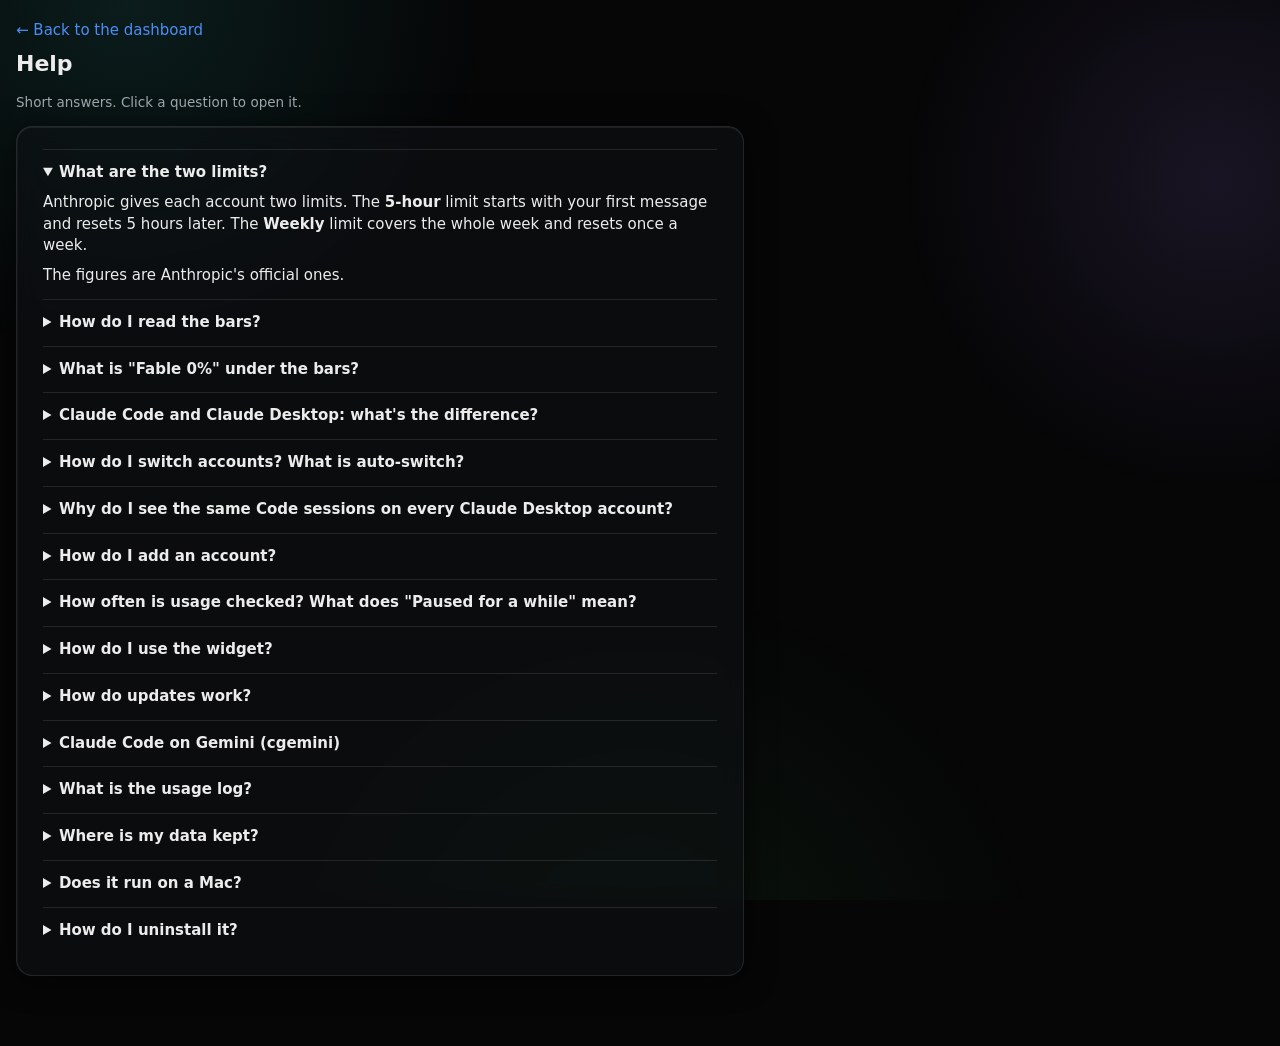
<file: src/web/help.html>
<!doctype html>
<html lang="en">
<head>
<meta charset="utf-8">
<meta name="viewport" content="width=device-width, initial-scale=1">
<title>Smartlog Claude Auto Switch — Help</title>
<link rel="stylesheet" href="style.css">
<link rel="stylesheet" href="glass.css">
<link rel="icon" type="image/png" href="img/app-icon.png">
</head>
<body>
<main class="help">
  <a href="/">← Back to the dashboard</a>
  <h1>Help</h1>
  <p class="note">Short answers. Click a question to open it.</p>

  <section class="card">
    <details open><summary>What are the two limits?</summary>
      <p>Anthropic gives each account two limits. The <b>5-hour</b> limit starts with your first message and resets 5 hours later. The <b>Weekly</b> limit covers the whole week and resets once a week.</p>
      <p>The figures are Anthropic's official ones.</p>
    </details>

    <details><summary>How do I read the bars?</summary>
      <p>Each bar is the share of a limit used; the text under it says how much is <b>left</b> and when it resets. Green is fine, amber is getting close, red is nearly or fully used.</p>
      <p>On the widget's bars a light tick shows how much of the 5-hour (or weekly) period has passed. A bar past its tick means you are using it faster than that: at this pace it runs out before it resets.</p>
      <p><b>No use yet</b> means that limit has not been used yet, so there is no reset time.</p>
    </details>

    <details><summary>What is "Fable 0%" under the bars?</summary>
      <p>Some models have their own weekly limit on top of the two above. Each one shows as a small chip with the model's name, for example <b>Fable 12%</b>; its reset time is in the tooltip.</p>
    </details>

    <details><summary>Claude Code and Claude Desktop: what's the difference?</summary>
      <p><b>Claude Code</b> is the Claude app in a terminal and in VS Code; they share one sign-in. <b>Claude Desktop</b> is the desktop app and keeps its own sign-in.</p>
      <p>The two are separate: switching one never changes the other.</p>
    </details>

    <details><summary>How do I switch accounts? What is auto-switch?</summary>
      <p>Click <b>Use here</b> on an account. Claude Code switches at once. Claude Desktop closes and opens again on that account, so tasks running in it stop.</p>
      <p><b>Auto-switch</b> moves to another account when the one in use is nearly used up (set in Settings):</p>
      <ul>
        <li>Claude Code: switches at 95% (5-hour) or 99% (weekly).</li>
        <li>Claude Desktop: switches at 98%, only to accounts with "allow auto-switch" on, at most every 10 min; it restarts.</li>
        <li>Accounts with "allow auto-switch" off are skipped.</li>
      </ul>
      <p>The weekly limit is much larger, so 1% of it is more use than 1% of the 5-hour limit.</p>
      <p>Weekly use you don't spend before the reset is lost, so the app uses first the account that resets soonest. It may switch before a limit. The accounts are listed in that order, top to bottom: the next one auto-switch would use comes first. Turn it off in Settings to always use the account with the most left.</p>
    </details>

    <details><summary>Why do I see the same Code sessions on every Claude Desktop account?</summary>
      <p>Switching Claude Desktop copies its list of Code sessions, so every account shows the same sessions (turn it off in Settings). The conversations were never lost: they are on this computer.</p>
      <p>The first message after a switch uses a little more of the limit than usual. Do not switch while a reply is running.</p>
    </details>

    <details><summary>How do I add an account?</summary>
      <p>Claude Code: click <b>+ Add account</b> and sign in on the page that opens in your browser. The account shows up here by itself within about 10 s.</p>
      <p>Claude Desktop: click its <b>+ Add account</b>. Claude Desktop opens again signed out; whichever account you sign in with is saved, and later switches need no sign-in.</p>
    </details>

    <details><summary>How often is usage checked? What does "Paused for a while" mean?</summary>
      <p>The account in use is checked every 15 minutes, every 7 minutes from 50% of the 5-hour limit and every 2 minutes from 90%. The weekly limit is ignored until it reaches 98%, then the account is checked every 2 minutes. You can change all of this in Settings. Other accounts are checked only when you press Check now, unless you turn on checking them in Advanced settings. A used-up account is checked again after it resets. Switching to an account checks it at once; <b>Check all now</b> (Settings → Advanced) checks them all.</p>
      <p><b>Paused for a while</b>: Anthropic asked the app to check less often. It waits 5 minutes, then longer each time (up to 1 hour). The figures shown stay as they were.</p>
    </details>

    <details><summary>How do I use the widget?</summary>
      <p>Hover the tray icon to see the widget. To keep it on screen, right-click the icon and choose <b>Keep widget on screen</b>; drag it anywhere.</p>
      <p>The <b>Code</b> and <b>Desktop</b> buttons next to an account switch Claude Code (or Claude Desktop) to that account. A click elsewhere on an account opens its 5-hour and weekly chart; a second click closes it.</p>
    </details>

    <details><summary>How do updates work?</summary>
      <p>The app checks for a new version every 3 days by itself, or when you click <b>Check for updates</b> in Settings or the tray menu.</p>
      <p>If <b>Install updates automatically</b> is ticked, a new version is installed by itself; otherwise click <b>Update to …</b> at the top. A copy installed for all users always waits for that click, because Windows then asks for an administrator's permission. The app closes and starts again on the new version.</p>
    </details>

    <details><summary>Claude Code on Gemini (cgemini)</summary>
      <p>The <code>cgemini</code> command runs Claude Code as usual, but its answers come from Google's Gemini models, paid for by a free Google AI Studio key. Your <code>claude</code> command and Claude sign-ins stay as they are.</p>
      <p>To set it up: click <b>+ Add Gemini account (free)</b>. Google AI Studio opens in your browser and the dashboard shows the same steps, with pictures (below):</p>
      <ol>
        <li>Sign in with your Google account there (and accept Google's terms if asked).</li>
        <li>The first time, there is no code yet: press <b>Create API key</b>. If it says "No Cloud Projects Available", choose <b>Create project</b>, press <b>Create project</b> again (keep the name), then <b>Create key</b>.</li>
        <li>Next to your access code (Google calls it an "API key"), press the <b>Copy</b> button, two small squares.</li>
        <li>That's it: the dashboard picks it up by itself, checks it with Google and saves it.</li>
      </ol>
      <p>Then press <b>Use this</b> on the card: a window opens with Claude Code, and Gemini answers instead of Claude. (Or type <code>cgemini</code> in a new terminal: one opened before you added the key does not know it yet.) The dashboard must be running while you use it. Free has a daily limit (try again the next day) and can be slower than Claude.</p>
      <p><b>Privacy:</b> With a free key, Google may read what you send through <code>cgemini</code>, your code too, and use it to improve its models. Do not use it for code that must stay private.</p>
      <p><img class="shot" src="img/gem-1-signin.png" alt="1. Google's sign-in page" width="680" height="390" loading="lazy">
        <img class="shot" src="img/gem-2-create.png" alt="2. No code yet: Create API key" width="900" height="400" loading="lazy">
        <img class="shot" src="img/gem-3-project.png" alt="2. No project yet: Create project" width="640" height="371" loading="lazy">
        <img class="shot" src="img/gem-4-newproject.png" alt="2. Create project, name kept" width="600" height="258" loading="lazy">
        <img class="shot" src="img/gem-5-createkey.png" alt="2. Create key" width="600" height="352" loading="lazy">
        <img class="shot" src="img/gem-6-copy.png" alt="3. The Copy button next to the code" width="900" height="256" loading="lazy"></p>
      <p>The app reads the clipboard only while that window is open (10 minutes at most), and only keeps text that looks exactly like a Google key; anything else you copy is ignored, never saved or sent. If it does not pick it up, open <b>Or paste it here</b> in the window, paste the code and click <b>Done</b>.</p>
      <p>Google sets the free tier's limits (requests per minute and per day) and can change them; AI Studio shows yours. When one is reached, Claude Code says it hit a limit: wait and try again. The card lets you pick another Gemini model (under <b>Advanced</b>). Only models with "Flash" in the name are free; the others say "may cost money".</p>
      <p>The key stays on this computer, in the app's state file (<code>%USERPROFILE%\.claude-usage-dashboard\state.json</code>), and is only ever sent to Google. The dashboard shows only its last 4 characters.</p>
      <p>To remove it: click <b>Remove</b> on the card. The key is deleted from this computer and <code>cgemini</code> stops working. To revoke the key itself, delete it in Google AI Studio.</p>
    </details>

    <details><summary>What is the usage log?</summary>
      <p>Every few minutes the app writes down, for every account, the 5-hour and weekly % used and when each one resets. Nothing else: no conversation, no email. It keeps 60 days, in <code>%USERPROFILE%\.claude-usage-dashboard\usage-log.jsonl</code>.</p>
      <p><b>Export</b> in Settings downloads a copy you can share: the accounts are named acc1, acc2… and emails are left out.</p>
    </details>

    <details><summary>Where is my data kept?</summary>
      <p>Everything stays on this computer, in <code>%USERPROFILE%\.claude-usage-dashboard</code>. Your sign-ins are only ever sent to Anthropic.</p>
    </details>

    <details><summary>Does it run on a Mac?</summary>
      <p>Yes, for Claude Code (terminal and VS Code): figures, adding accounts, switching and auto-switch; its sign-in is kept in the macOS Keychain. Start <code>scas</code> from Terminal and keep that window open; the dashboard is at <code>http://127.0.0.1:4777</code>. On a Mac there is no tray icon, Claude Desktop is not switched, and updates are downloaded by hand from the release page. Data is in <code>~/.claude-usage-dashboard</code>.</p>
    </details>

    <details><summary>How do I uninstall it?</summary>
      <p>Windows <b>Settings → Apps</b>, find Smartlog Claude Auto Switch, click Uninstall. Your saved accounts are kept.</p>
    </details>
  </section>
</main>
</body>
</html>
</file>
<file: src/web/style.css>
/* The dashboard page's look (served at /style.css).
   Parts: colour tokens (:root); page and cards (* body main .card .head h2 .sub);
   buttons (button.link .btn); svg text; table (table th td tr.active); account cell
   (.acct .email .meta .dot .pill); usage bars (.bar .track .fill .pct .left); .err;
   toggle (.switch); .on .wait; settings (.settings .events .note code);
   .tableview .scroll; series colours (:root --s-five --s-week); .filters; chart tooltip (.tip);
   the two logins (:root --code --desk, .sides .side .side-head .side-bars .side-switch .tag);
   account cards (.add .acard .who .x .logins .login .auto .panes .pane);
   top bar and updates (.topbar .upd-pill .upd [hidden]); Claude Code on Gemini card and
   dialog (.gem-add .gem-ready .gem-warn .gem-adv .gem-ok .gem-dlg .steps .gem-key .dlg-btns .gem-watch
   .gem-pulse .gem-spin .copy-ic .gem-paste .note.small .shot .gem-privacy); help page (.help);
   narrow screens (@media). */
  :root {
    --bg: #0f0f10; --card: #1a1a1b; --row-active: #1d2229; --line: #2c2c2e; --grid: #2a2a2c;
    --text: #ececec; --muted: #9a9a9e; --dim: #6c6c70;
    --blue: #4c8df6; --green: #3fb34f; --amber: #f2b632; --red: #e5484d; --track: #24302a;
  }
  * { box-sizing: border-box; }
  body { margin: 0; background: var(--bg); color: var(--text); font: 15px/1.45 "Segoe UI", system-ui, -apple-system, sans-serif; }
  main { padding: 20px 16px 48px; }
  .card { background: var(--card); border: 1px solid var(--line); border-radius: 18px; padding: 22px 26px; margin-bottom: 22px; }
  .head { display: flex; justify-content: space-between; align-items: flex-start; gap: 16px; flex-wrap: wrap; }
  h2 { margin: 0; font-size: 14px; letter-spacing: .12em; font-weight: 600; color: var(--muted); text-transform: uppercase; }
  .sub { color: var(--text); margin-top: 6px; }
  button.link { background: none; border: 0; color: var(--text); cursor: pointer; font: inherit; padding: 4px 6px; }
  button.link:hover { text-decoration: underline; }
  .btn { background: #2a2a2d; border: 1px solid var(--line); color: var(--text); border-radius: 10px; padding: 7px 14px; cursor: pointer; font: inherit; font-size: 14px; }
  .btn:hover { background: #333337; }
  .btn.primary { background: var(--blue); border-color: var(--blue); color: #fff; }
  svg text { fill: var(--muted); font-size: 12px; }
  table { width: 100%; border-collapse: collapse; }
  th { text-align: left; font-size: 13px; letter-spacing: .1em; color: var(--muted); font-weight: 600; padding: 14px 12px; border-bottom: 1px solid var(--line); }
  td { padding: 16px 12px; border-bottom: 1px solid var(--line); vertical-align: middle; }
  tr.active td { background: var(--row-active); }
  .acct { display: flex; gap: 14px; align-items: center; }
  .email { font-weight: 600; word-break: break-all; }
  .email.full { color: var(--red); } .email.low { color: var(--amber); }
  .meta { color: var(--muted); font-size: 13.5px; }
  .dot { display: inline-block; width: 8px; height: 8px; border-radius: 50%; background: var(--green); margin-right: 6px; vertical-align: middle; }
  .pill { display: inline-flex; gap: 8px; align-items: center; border: 1px solid var(--line); border-radius: 999px; padding: 6px 14px; font-weight: 600; white-space: nowrap; }
  .bar { display: flex; align-items: center; gap: 12px; }
  .track { flex: 1; min-width: 90px; height: 10px; border-radius: 6px; background: var(--track); overflow: hidden; }
  .fill { height: 100%; border-radius: 6px; }
  .pct { width: 44px; text-align: right; font-variant-numeric: tabular-nums; }
  .left { font-size: 13.5px; margin-top: 4px; color: var(--muted); }
  .left b { color: var(--text); }
  .err { color: var(--red); font-size: 13px; }
  .switch { position: relative; width: 46px; height: 26px; flex: none; }
  .switch input { opacity: 0; width: 0; height: 0; }
  .switch span { position: absolute; inset: 0; background: #444; border-radius: 26px; cursor: pointer; transition: .2s; }
  .switch span::before { content: ""; position: absolute; width: 20px; height: 20px; left: 3px; top: 3px; background: #fff; border-radius: 50%; transition: .2s; }
  .switch input:checked + span { background: var(--blue); }
  .switch input:checked + span::before { transform: translateX(20px); }
  .on { color: var(--green); font-size: 13.5px; font-weight: 600; padding: 5px 0; }
  .wait { background: #2b2614; border: 1px solid #5c4d1a; border-radius: 10px; padding: 10px 14px; margin-top: 12px; }
  .settings { display: flex; gap: 18px; flex-wrap: wrap; align-items: center; color: var(--muted); font-size: 14px; }
  .settings input[type=number] { width: 70px; background: #222; color: var(--text); border: 1px solid var(--line); border-radius: 8px; padding: 5px 8px; font: inherit; }
  .events { color: var(--muted); font-size: 13.5px; margin: 10px 0 0; padding-left: 18px; }
  .note { color: var(--muted); font-size: 13.5px; }
  code { background: #262628; padding: 1px 6px; border-radius: 6px; }
  .tableview td, .tableview th { padding: 6px 10px; font-size: 14px; }
  .scroll { overflow-x: auto; }
  :root { --s-five: #3987e5; --s-week: #d95926; }
  .filters { display: flex; gap: 10px; align-items: center; flex-wrap: wrap; }
  .tip { position: absolute; pointer-events: none; background: #0d0d0e; border: 1px solid var(--line); border-radius: 8px; padding: 6px 9px; font-size: 12.5px; white-space: nowrap; display: none; z-index: 2; }
  .tip i { display: inline-block; width: 10px; height: 3px; border-radius: 2px; vertical-align: middle; margin-right: 5px; }
  /* The two separate logins: Claude Code (terminal + VS Code) and Claude Desktop. */
  :root { --code: #2bb5a8; --desk: #a37cf0; }
  .sides { display: grid; grid-template-columns: 1fr 1fr; gap: 14px; margin-top: 14px; }
  /* min-width 0: the switch menu's long options would push the panel off a phone screen. */
  .side { min-width: 0; border: 1px solid var(--line); border-radius: 14px; padding: 14px 16px; border-top: 3px solid var(--c); }
  .side.code { --c: var(--code); } .side.desk { --c: var(--desk); }
  .side-head { display: flex; gap: 10px; align-items: baseline; flex-wrap: wrap; }
  .side-bars { display: grid; grid-template-columns: 1fr 1fr; gap: 14px; margin-top: 10px; }
  .side-switch { display: flex; gap: 8px; margin-top: 10px; align-items: center; }
  .ctl { margin-top: 8px; min-width: 0; } .ctls { display: grid; grid-template-columns: minmax(0, 1fr) minmax(0, 1fr); gap: 14px; }
  /* Both apps on one account: one panel across both columns, its top line in both colours. */
  .sides.both #sideDesk { display: none; }
  .sides.both #sideCode { grid-column: 1 / -1; border-top: 1px solid var(--line); padding-top: 16px; background: linear-gradient(90deg, var(--code) 50%, var(--desk) 50%) top / 100% 3px no-repeat; }
  .side-switch select { flex: 1; min-width: 0; background: #222; color: var(--text); border: 1px solid var(--line); border-radius: 8px; padding: 6px 8px; font: inherit; font-size: 14px; }
  .tag { display: inline-block; border: 1px solid var(--c); color: var(--c); border-radius: 999px; padding: 1px 10px; font-size: 13px; font-weight: 600; white-space: nowrap; }
  .tag.code { --c: var(--code); } .tag.desk { --c: var(--desk); }
  .tag.sm { font-size: 11.5px; padding: 0 8px; margin-right: 4px; }
  .scoped { display: inline-block; margin-top: 6px; padding: 2px 8px; border: 1px solid var(--c); border-radius: 999px; font-size: 12.5px; color: var(--muted); }
  .scoped b { color: var(--c); font-weight: 600; }
  /* Account cards (card.js): the account, its two logins as equal peers, its two windows. */
  .add { background: transparent; border: 1.5px solid var(--c); color: var(--c); font-weight: 600; }
  .add.code { --c: var(--code); } .add.desk { --c: var(--desk); }
  .add:hover:not(:disabled) { background: var(--c); color: #111; }
  .add:disabled { opacity: .45; cursor: default; }
  #cards { display: grid; grid-template-columns: repeat(auto-fill, minmax(min(100%, 500px), 1fr)); gap: 12px; margin-top: 14px; }
  .acard { border: 1px solid var(--line); border-radius: 14px; padding: 12px 14px; min-width: 0; }
  .acard .meta { font-size: 12.5px; }
  .acard.inuse { border-color: #3a4a5e; background: var(--row-active); }
  .acard.muted { opacity: .75; }
  .who { display: flex; justify-content: space-between; align-items: flex-start; gap: 2px 12px; flex-wrap: wrap; }
  .who-l { min-width: 0; } .who-r { text-align: right; margin-left: auto; }
  .who .x { margin-left: 8px; padding: 0 8px; font-size: 12px; vertical-align: 1px; }
  .logins { display: grid; grid-template-columns: 1fr 1fr; gap: 8px; margin-top: 8px; }
  .login { --c: var(--code); border: 1px solid var(--line); border-top: 3px solid var(--c); border-radius: 10px; padding: 6px 10px; min-width: 0; }
  .login.desk { --c: var(--desk); }
  .login.here { background: color-mix(in srgb, var(--c) 9%, transparent); }
  .login-top { display: flex; align-items: center; gap: 8px; min-height: 26px; }
  .login .name { color: var(--c); font-weight: 600; font-size: 13.5px; flex: 1; }
  .login .on { color: var(--c); padding: 0; }
  .login .btn { padding: 2px 10px; font-size: 12.5px; border-color: var(--c); color: var(--c); background: transparent; }
  .login .btn:disabled { opacity: .5; cursor: default; }
  .auto { display: flex; align-items: center; gap: 8px; margin-top: 4px; min-height: 20px; font-size: 12.5px; color: var(--muted); cursor: pointer; }
  .auto .switch { display: inline-block; width: 36px; height: 20px; }
  .until { font-size: 12px; margin-top: 2px; } .until.soon { color: var(--amber); }
  .auto .switch span::before { width: 14px; height: 14px; }
  .auto .switch input:checked + span::before { transform: translateX(16px); }
  .panes { display: grid; grid-template-columns: minmax(0, 1fr) minmax(0, 1fr); gap: 14px; margin-top: 10px; }
  .pane { position: relative; min-width: 0; }
  .pane-t { display: flex; flex-wrap: wrap; justify-content: space-between; align-items: baseline; gap: 2px 8px; font-size: 11.5px; color: var(--muted); letter-spacing: .08em; text-transform: uppercase; font-weight: 600; }
  .pane-t .scoped { margin: 0 0 0 8px; padding: 0 7px; font-size: 11.5px; text-transform: none; letter-spacing: 0; font-weight: 400; }
  .pane-l { margin-left: auto; text-transform: none; letter-spacing: 0; font-weight: 400; font-size: 12.5px; white-space: nowrap; overflow: hidden; text-overflow: ellipsis; }
  .pane svg { display: block; width: 100%; margin: 2px 0 4px; }
  .pane svg text { font-size: 10px; }
  /* Top bar (name, version, Help, "Update to X") and the Settings card's "Updates" row. */
  [hidden] { display: none !important; }
  .topbar { display: flex; align-items: center; gap: 4px 10px; flex-wrap: wrap; margin: 0 6px 14px; }
  .topbar a, .help a { color: var(--blue); text-decoration: none; }
  .topbar a:hover, .help a:hover { text-decoration: underline; }
  .upd-pill { margin-left: auto; border-radius: 999px; padding: 3px 12px; font-size: 13px; font-weight: 600; background: transparent; border: 1.5px solid var(--green); color: var(--green); }
  .upd-pill:hover { background: var(--green); color: #111; }
  .upd { display: flex; flex-wrap: wrap; align-items: center; gap: 8px 16px; margin-top: 14px; padding-top: 12px; border-top: 1px solid var(--line); font-size: 14px; }
  .upd a { color: var(--blue); }
  .upd a.btn { color: var(--text); text-decoration: none; }
  .upd-btns { display: flex; gap: 8px; flex-wrap: wrap; }
  .upd .btn:disabled { opacity: .5; cursor: default; }
  /* Claude Code on Gemini: the card (gemini.js) and its three-step dialog. */
  .gem-add { padding: 10px 20px; font-size: 15px; font-weight: 600; align-self: center; }
  .gem-add:hover { filter: brightness(1.1); }
  .gem-ready { margin-top: 14px; }
  .gem-ready p { margin: 8px 0; }
  .gem-ready .gem-warn { color: var(--amber); }   /* a model not known to be free */
  .gem-ready select { background: #222; color: var(--text); border: 1px solid var(--line); border-radius: 8px; padding: 5px 8px; font: inherit; font-size: 14px; max-width: 100%; }
  .gem-model { display: flex; flex-wrap: wrap; align-items: center; gap: 6px 8px; color: var(--muted); font-size: 14px; min-width: 0; }
  .gem-adv { margin: 10px 0 12px; color: var(--muted); font-size: 14px; }
  .gem-adv summary { cursor: pointer; }
  .gem-adv[open] summary { margin-bottom: 8px; }
  .gem-adv .note { display: block; margin-top: 6px; }
  .gem-adv p { display: flex; flex-wrap: wrap; align-items: center; gap: 8px; }
  .gem-ok { background: #16261a; border: 1px solid #2c5a35; border-radius: 10px; padding: 10px 14px; margin: 14px 0 0; }
  .gem-dlg { width: min(640px, calc(100vw - 32px)); max-height: calc(100vh - 32px); overflow-y: auto; background: var(--card); color: var(--text); border: 1px solid var(--line); border-radius: 18px; padding: 20px 22px; }
  .gem-dlg::backdrop { background: rgba(0, 0, 0, .6); }
  .gem-dlg h3 { margin: 0 0 6px; font-size: 18px; }
  .gem-dlg a { color: var(--blue); }
  .gem-dlg label { display: block; font-weight: 600; margin-top: 4px; }
  .steps { margin: 12px 0 14px; padding-left: 22px; }
  .steps li { margin: 6px 0; }
  .gem-key { display: flex; gap: 8px; margin-top: 6px; }
  .gem-key input { flex: 1; min-width: 0; background: #222; color: var(--text); border: 1px solid var(--line); border-radius: 8px; padding: 8px 10px; font: inherit; font-family: Consolas, ui-monospace, monospace; }
  .gem-key input:focus, .gem-ready select:focus { outline: 2px solid var(--blue); outline-offset: 1px; }
  .gem-dlg .err:empty, .gem-dlg #gemBusy:empty { display: none; }
  .dlg-btns { display: flex; justify-content: flex-end; gap: 8px; margin-top: 14px; }
  .dlg-btns .btn:disabled { opacity: .6; cursor: default; }
  .gem-key .btn:disabled { opacity: .6; cursor: default; }
  /* The live line under the steps (gemini_dialog.js) and the "Or paste it here" part. */
  .gem-watch { min-height: 22px; margin: 0 0 12px; font-weight: 600; }
  .gem-watch:empty { display: none; }
  .gem-pulse, .gem-spin { display: inline-block; vertical-align: -1px; margin-right: 10px; }
  .gem-pulse { width: 10px; height: 10px; border-radius: 50%; background: var(--blue); animation: gem-pulse 1.4s ease-in-out infinite; }
  .gem-spin { width: 14px; height: 14px; border-radius: 50%; border: 2px solid var(--line); border-top-color: var(--blue); vertical-align: -2px; animation: gem-spin .8s linear infinite; }
  @keyframes gem-pulse { 0%, 100% { opacity: .25; transform: scale(.8); } 50% { opacity: 1; transform: scale(1.15); } }
  @keyframes gem-spin { to { transform: rotate(360deg); } }
  @media (prefers-reduced-motion: reduce) { .gem-pulse, .gem-spin { animation: none; } }
  .copy-ic { display: inline-block; position: relative; width: 16px; height: 16px; vertical-align: -3px; }
  .copy-ic::before, .copy-ic::after { content: ""; position: absolute; width: 9px; height: 9px; border: 1.5px solid currentColor; border-radius: 2px; }
  .copy-ic::before { left: 1px; top: 4px; }
  .copy-ic::after { left: 5px; top: 0; background: var(--card); }
  .gem-paste { border-top: 1px solid var(--line); padding-top: 10px; }
  .gem-paste summary { cursor: pointer; color: var(--muted); }
  .note.small { font-size: 12.5px; }
  .gem-privacy { background: #2a2312; border: 1px solid #5c4a1c; border-radius: 10px; padding: 8px 12px; margin: 10px 0 4px; font-size: 13.5px; }
  /* Step pictures (real screenshots), in the dialog and in help. */
  .shot { display: block; max-width: 100%; height: auto; margin: 8px 0 4px; border: 1px solid var(--line); border-radius: 8px; }
  /* help.html: one <details> per question. */
  .help { max-width: 760px; }
  .help h1 { margin: 6px 0 4px; font-size: 22px; }
  .help details { border-top: 1px solid var(--line); padding: 12px 0; }
  .help summary { cursor: pointer; font-weight: 600; }
  .help details p { margin: 8px 0 0; }
  @media (max-width: 760px) {
    .sides, .side-bars, .panes, .ctls { grid-template-columns: 1fr; }
    .card { padding: 16px; }
    thead { display: none; }
    tr { display: block; border-bottom: 1px solid var(--line); }
    td { display: block; border: 0; padding: 8px 4px; }
  }
</file>
<file: src/web/glass.css>
/* The tidy page's parts and the glass look (docs/specs/clean-page.md), on top of style.css.
   Parts: the problem label (.errbox .err-pill .err-say); the ⚙ button (.gear); Advanced
   (.adv .adv-btns); glass (filled from docs/SO_SANH_GLASS.md). */

.errbox { margin-top: 6px; }
.err-pill { display: inline-flex; align-items: center; gap: 6px; font: inherit; font-size: 13px; font-weight: 600;
  color: #ffb4b6; background: rgba(229, 72, 77, .14); border: 1px solid rgba(229, 72, 77, .35);
  border-radius: 999px; padding: 3px 12px; cursor: pointer; }
.err-pill.calm { color: #f6d58a; background: rgba(242, 182, 50, .12); border-color: rgba(242, 182, 50, .32); }
.err-pill:hover { filter: brightness(1.15); }
.err-say { margin-top: 8px; max-width: 46ch; line-height: 1.5; }
.err-say .btn { margin-top: 8px; display: block; width: max-content; }

.topbar .gear { margin-left: auto; }
.topbar .gear[aria-expanded="true"] { border-color: var(--blue); }

.adv { margin-top: 16px; border-top: 1px solid var(--line); padding-top: 12px; }
.adv > summary { cursor: pointer; color: var(--muted); font-size: 14px; font-weight: 600; }
.adv-btns { display: flex; gap: 8px; margin: 12px 0 4px; flex-wrap: wrap; }

/* Glass: recipe and sources in docs/SO_SANH_GLASS.md. One blur per top-level card and the
   top bar, never inside a card; solid cards where blur is missing or transparency is off. */
:root {
  --bg: #060607; --line: rgba(255, 255, 255, .10);
  --glass-bg: rgba(16, 18, 21, .58); --glass-solid: #101215; --glass-nested: rgba(255, 255, 255, .035);
  --glass-blur: blur(12px) saturate(140%);
  --glass-highlight: inset 0 1px 0 rgba(255, 255, 255, .08), inset 1px 0 0 rgba(255, 255, 255, .04);
  --glass-shadow: 0 4px 30px rgba(0, 0, 0, .6);
  --muted: #a0a8b0; --red: #ff7a7e;
}
body::before { content: ""; position: fixed; inset: 0; z-index: -1; pointer-events: none;
  background:
    radial-gradient(40vw 40vw at 10% 0%, rgba(43, 181, 168, .13), transparent 70%),
    radial-gradient(35vw 35vw at 95% 20%, rgba(163, 124, 240, .12), transparent 70%),
    radial-gradient(45vw 45vw at 50% 110%, rgba(63, 179, 79, .09), transparent 70%); }
.card, .topbar { background: var(--glass-solid); border: 1px solid var(--line); border-radius: 16px;
  box-shadow: var(--glass-shadow), var(--glass-highlight); }
.topbar { position: sticky; top: 10px; z-index: 5; padding: 10px 16px; margin: 0 0 18px; }
@supports ((backdrop-filter: blur(1px)) or (-webkit-backdrop-filter: blur(1px))) {
  .card, .topbar { background: var(--glass-bg); -webkit-backdrop-filter: var(--glass-blur); backdrop-filter: var(--glass-blur); }
}
/* Inside a card: a lighter tint, no second blur. */
.side, .acard, .login { background: var(--glass-nested); border-color: rgba(255, 255, 255, .06); box-shadow: var(--glass-highlight); }
.side { border-top: 3px solid var(--c); }
.login { border-top: 3px solid var(--c); }
.acard.inuse { background: rgba(76, 141, 246, .08); border-color: rgba(76, 141, 246, .30); }
.btn { background: rgba(255, 255, 255, .06); border: 1px solid var(--line); box-shadow: var(--glass-highlight);
  transition: background-color .15s ease-out; }
.btn:hover { background: rgba(255, 255, 255, .10); }
.btn.primary { background: var(--blue); border-color: var(--blue); }
.btn:focus-visible { outline: 2px solid var(--code); outline-offset: 2px; }
.settings input[type=number], .side-switch select { background: rgba(0, 0, 0, .25); border-color: var(--line); }
.tip { background: rgba(6, 6, 7, .94); }
@supports not ((backdrop-filter: blur(1px)) or (-webkit-backdrop-filter: blur(1px))) {
  .card, .topbar { background: var(--glass-solid); }
}
@media (prefers-reduced-transparency: reduce) {
  body::before { display: none; }
  .card, .topbar { background: var(--glass-solid); -webkit-backdrop-filter: none; backdrop-filter: none; }
  .side, .acard, .login { background: #181b1f; }
}
</file>
